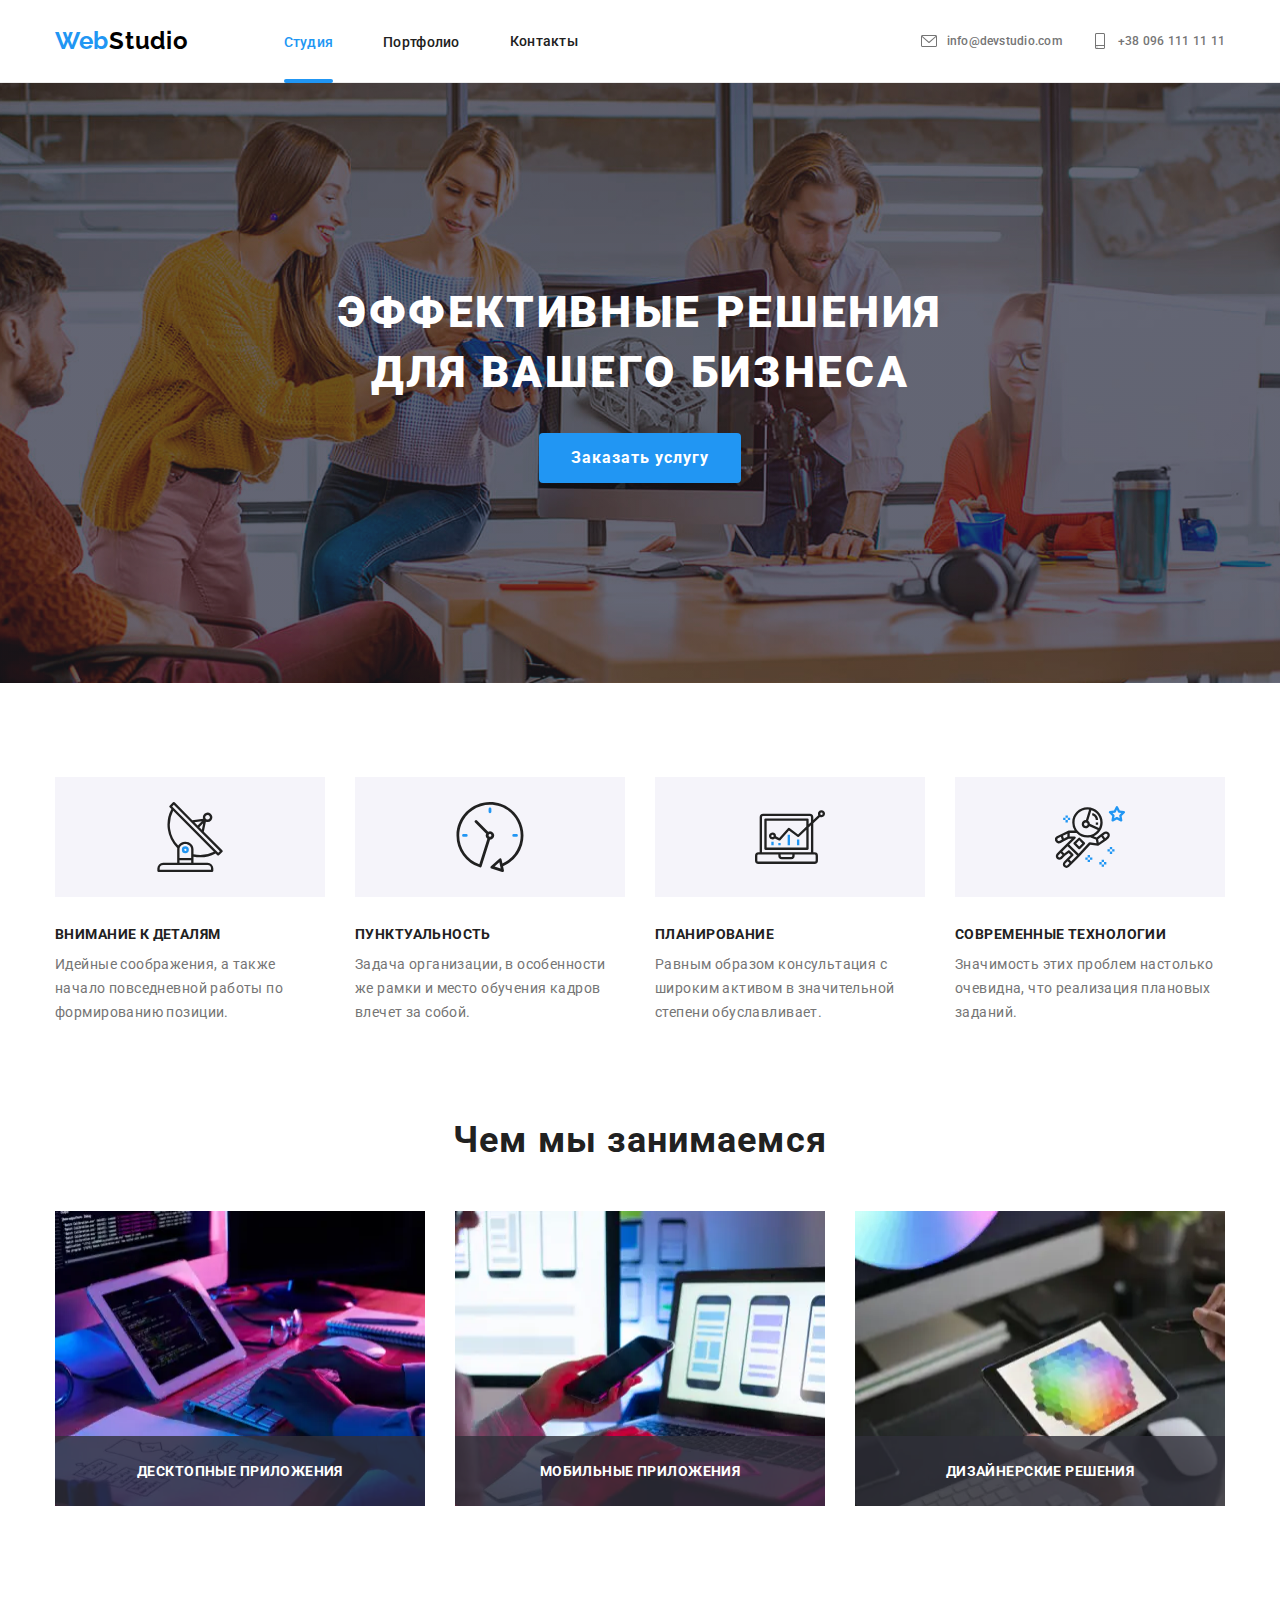
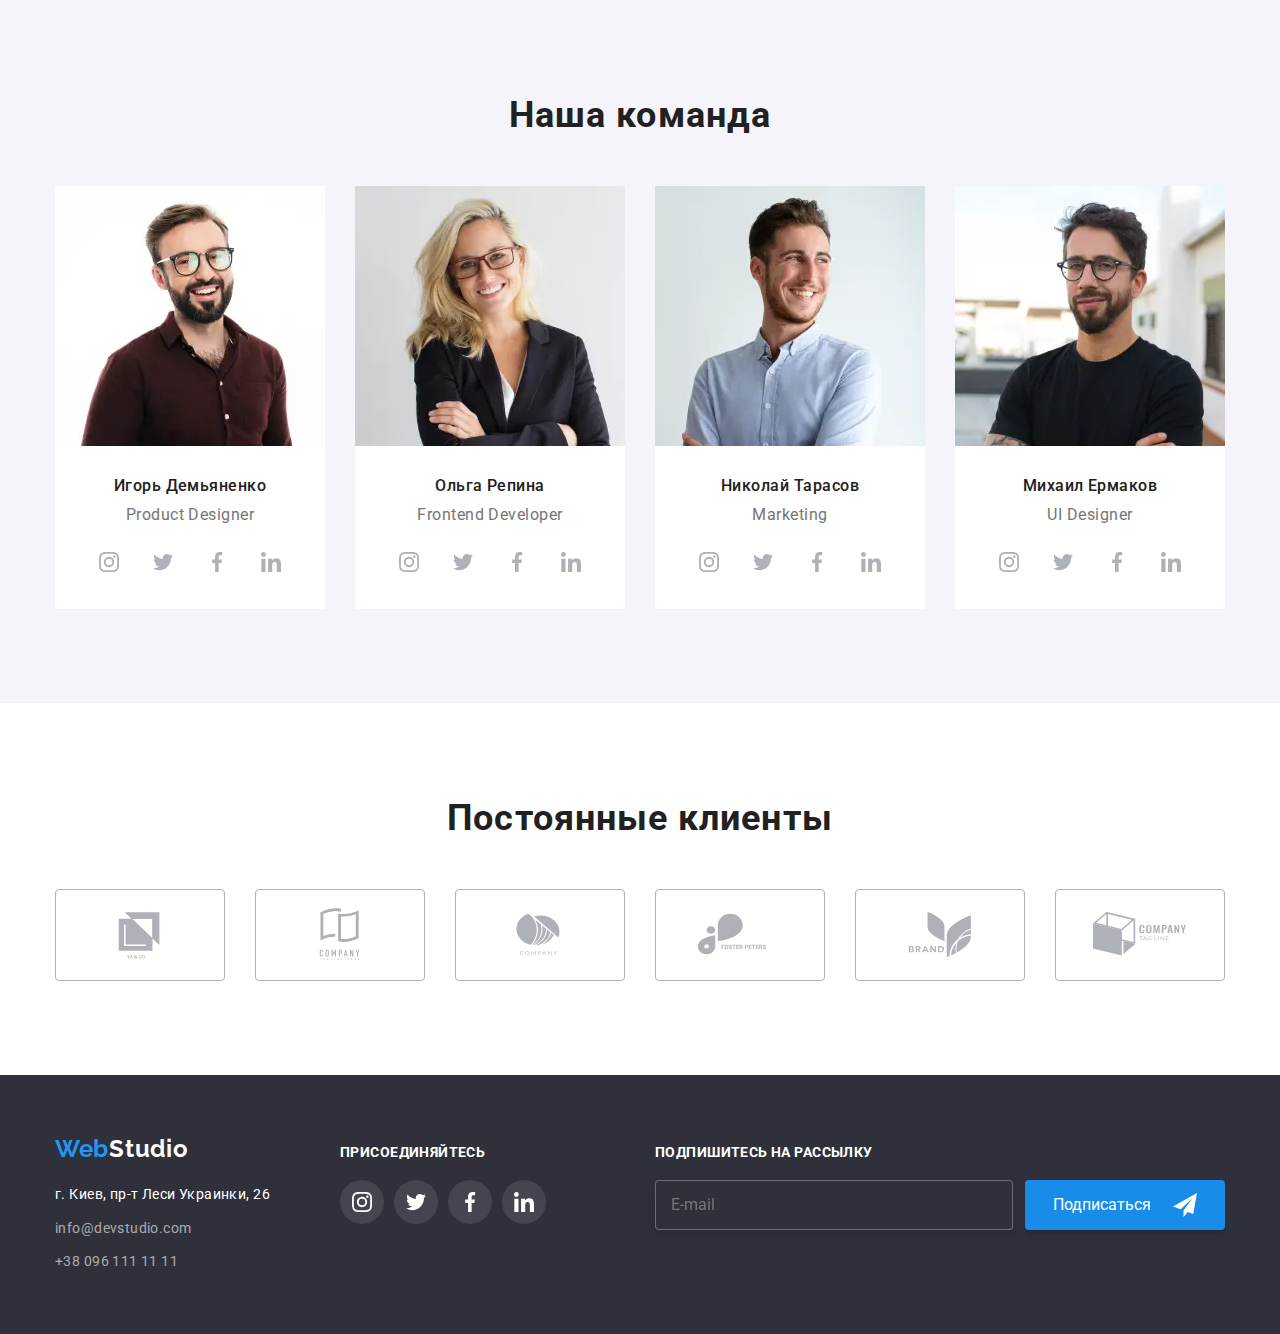
<file: index.html>
<!DOCTYPE html>
<html lang="ru">

<head>
    <meta charset="UTF-8">
    <meta http-equiv="X-UA-Compatible" content="IE=edge">
    <meta name="viewport" content="width=device-width, initial-scale=1.0">
    <title>Document</title>
    <link rel="preconnect" href="https://fonts.googleapis.com">
    <link rel="preconnect" href="https://fonts.gstatic.com" crossorigin>
    <link href="https://fonts.googleapis.com/css2?family=Raleway:wght@700&family=Roboto:wght@400;500;700;900&display=swap"
        rel="stylesheet">
    <link rel="stylesheet" href="https://cdnjs.cloudflare.com/ajax/libs/modern-normalize/1.1.0/modern-normalize.min.css">
    <link rel="stylesheet" href="./css/main.min.css">
</head>

<body>
    <!--Шапка или верхушка страницы HEADER-->
        <header class="page-header">
            <div class="container page-header__container">
                <nav class="navigation">
                    <a class="logo-link-nav" href="index.html" lang="en">Web<span class="logo-black">Studio</span></a>
                    <ul class="navigation__list">
                        <li class="navigation__list-item">
                            <a class="navigation__list-link current" href="index.html">Студия</a>
                        </li>
                        <li class="navigation__list-item">
                            <a class="navigation__list-link" href="portfolio.html">Портфолио</a>
                        </li>
                        <li class="navigation__list-item">
                            <a class="navigation__list-link" href="">Контакты</a>
                        </li>
                    </ul>
                </nav>
                <button type="button" class="mobile-menu-open-btn" data-menu-open>
                    <svg class="mobile-menu-open-btn__icon" width="40" height="40">
                        <use href="./images/sprite.svg#burger-icon"></use>
                    </svg>
                </button>
                <ul class="navigation-contacts">
                    <li class="navigation-contacts__item">
                        <a class="navigation-contacts__mail" href="mailto:info@devstudio.com" lang="en">
                            <svg class="envelope-icon" width="16">
                                <use href="./images/sprite.svg#icon-envelope"></use>
                            </svg>info@devstudio.com
                        </a>
                    </li>
                    <li class="navigation-contacts__item">
                        <a class="navigation-contacts__phone" href="tel:+380961111111">
                            <svg class="mobile-icon" width="16">
                                <use href="./images/sprite.svg#icon-smartphone"></use>
                            </svg>+38 096 111 11 11
                        </a>
                    </li>
                </ul>
            </div>
            <div class="mobile-menu" data-menu>
                <div class="container mobile-menu__container">
                    <button type="button" class="mobile-menu__close-btn" data-menu-close>
                        <svg class="mobile-menu__close-icon" width="40" height="40">
                            <use href="./images/sprite.svg#mob-close-icon"></use>
                        </svg>
                    </button>
                    <ul class="mobile-menu__list">
                        <li class="mobile-menu__item">
                            <a class="mobile-menu__link current" href="index.html">Студия</a></li>
                        <li class="mobile-menu__item">
                            <a class="mobile-menu__link" href="portfolio.html">Портфолио</a></li>
                        <li class="mobile-menu__item">
                            <a class="mobile-menu__link" href="">Контакты</a></li>
                    </ul>
                    <div class="mobile-menu__wrapper">
                        <ul class="mobile-menu__contacts">
                            <li class="mobile-menu__phone">
                                <a href="tel:+380961111111" class="mob-men-tel">+38 096 111 11 11</a>
                            </li>
                            <li class="mobile-menu__mail">
                                <a href="mailto:info@devstudio.com" class="mob-men-mail">info@devstudio.com</a>
                            </li>
                        </ul>
                        <ul class="mobile-menu__social-list">
                            <li class="mobile-menu__social-item">
                                <a href="" class="mobile-menu__social-link">Instagram</a>
                            </li>
                            <li class="mobile-menu__social-item">
                                <a href="" class="mobile-menu__social-link mobile-menu__social-link-stick">Twitter</a>
                            </li>
                            <li class="mobile-menu__social-item">
                                <a href="" class="mobile-menu__social-link mobile-menu__social-link-stick">Facebook</a>
                            </li>
                            <li class="mobile-menu__social-item">
                                <a href="" class="mobile-menu__social-link mobile-menu__social-link-stick">LinkedIn</a>
                            </li>
                        </ul>
                    </div>                    
                </div>
            </div>
        </header>
    <!--Главная часть или MAIN-->
    <main>
        <!--HERO-->
        <section class="hero">
            <div class="container hero__container">
                <h1 class="hero__title">ЭФФЕКТИВНЫЕ РЕШЕНИЯ<br> ДЛЯ ВАШЕГО БИЗНЕСА</h1>
                <button class="hero-btn" type="button" data-modal-open>Заказать услугу</button>
            </div>
        </section>

        <!--Наши достоинства-->
        <section class="section our-advantages">
            <div class="container our-advantages__container">
                <h2 class="our-advantages__main-title visually-hidden" >Наши достоинства</h2>
                <ul class="our-advantages__list">
                    <li class="our-advantages__item">
                        <div class="our-advantages__item-area">
                            <svg width="70" height="70">
                                <use href="./images/sprite.svg#icon-antenna"></use>
                            </svg>
                        </div>
                        <h3 class="our-advantages__title">Внимание к деталям</h3>
                        <p class="our-advantages__text">Идейные соображения, а также начало повседневной работы по формированию позиции.</p>
                    </li>
                    <li class="our-advantages__item">
                        <div class="our-advantages__item-area">
                            <svg width="70" height="70">
                                <use href="./images/sprite.svg#icon-clock"></use>
                            </svg>
                        </div>
                        <h3 class="our-advantages__title">Пунктуальность</h3>
                        <p class="our-advantages__text">Задача организации, в особенности же рамки и место обучения кадров влечет за собой.</p>
                    </li>
                    <li class="our-advantages__item">
                        <div class="our-advantages__item-area">
                            <svg width="70" height="70">
                                <use href="./images/sprite.svg#icon-laptop"></use>
                            </svg>
                        </div>
                        <h3 class="our-advantages__title">Планирование</h3>
                        <p class="our-advantages__text">Равным образом консультация с широким активом в значительной степени обуславливает.</p>
                    </li>
                    <li class="our-advantages__item">
                        <div class="our-advantages__item-area">
                            <svg width="70" height="70">
                                <use href="./images/sprite.svg#icon-astronaut"></use>
                            </svg>
                        </div>
                        <h3 class="our-advantages__title">Современные технологии</h3>
                        <p class="our-advantages__text">Значимость этих проблем настолько очевидна, что реализация плановых заданий.</p>
                    </li>
                </ul>                
            </div>

        </section>

        <!--Чем мы занимаемся-->
        <section class="section our-occupation">
            <div class="container our-occupation__container">
                <h2 class="our-occupation__main-title">Чем мы занимаемся</h2>
                <ul class="our-occupation__list">
                    <li class="our-occupation__item">
                        <div class="our-occupation__thumb">
                            <picture>                                
                                <source srcset="./images/work/desktop-apps.webp 1x, ./images/work/desktop-apps@2x.webp 2x"
                                    type="image/webp" media="(min-width: 1200px)" />
                                <source srcset="./images/work/desktop-apps.jpg 1x, ./images/work/desktop-apps@2x.jpg 2x"
                                    type="image/jpeg" media="(min-width: 1200px)" />
                                <img src="./images/work/desktop-apps.jpg" alt="работа за компьютером" class="our-occupation__img" />
                            </picture>
                            <p class="our-occupation__label">Десктопные приложения</p>
                        </div>
                    </li>
                    <li class="our-occupation__item">
                        <div class="our-occupation__thumb">
                            <picture>
                                <source srcset="./images/work/mobile-apps.webp 1x, ./images/work/mobile-apps@2x.webp 2x" type="image/webp"
                                    media="(min-width: 1200px)" />
                                <source srcset="./images/work/mobile-apps.jpg 1x, ./images/work/mobile-apps@2x.jpg 2x" type="image/jpeg"
                                    media="(min-width: 1200px)" />
                                <img src="./images/work/mobile-apps.jpg" alt="разработка приложений" class="our-occupation__img" />
                            </picture>
                            <p class="our-occupation__label">Мобильные приложения</p>
                        </div>
                    </li>
                    <li class="our-occupation__item">
                        <div class="our-occupation__thumb">
                            <picture>
                                <source srcset="./images/work/design-solutions.webp 1x, ./images/work/design-solutions@2x.webp 2x" type="image/webp"
                                    media="(min-width: 1200px)" />
                                <source srcset="./images/work/design-solutions.jpg 1x, ./images/work/design-solutions@2x.jpg 2x" type="image/jpeg"
                                    media="(min-width: 1200px)" />
                                <img src="./images/work/design-solutions.jpg" alt="работа палитрой цветов" class="our-occupation__img" />
                            </picture>
                            <p class="our-occupation__label">Дизайнерские решения</p>
                        </div>
                    </li>
                </ul>
               
            </div>
        </section>

        <!--Наша команда-->
        <section class="section our-team">
            <div class="container our-team__container">
                <h2 class="our-team__main-title">Наша команда</h2>
                <ul class="our-team__list">
                    <li class="our-team__item">
                        <picture>
                            <source srcset="./images/team/demian-desktop.webp 1x, ./images/team/demian-desktop@2x.webp 2x" type="image/webp" media="(min-width: 1200px)"/>
                            <source srcset="./images/team/demian-desktop.jpg 1x, ./images/team/demian-desktop@2x.jpg 2x" type="image/jpeg" media="(min-width: 1200px)"/>
                            <source srcset="./images/team/demian-tablet.webp 1x, ./images/team/demian-tablet@2x.webp 2x" type="image/webp" media="(min-width: 768px)"/>
                            <source srcset="./images/team/demian-tablet.jpg 1x, ./images/team/demian-tablet@2x.jpg 2x" type="image/jpeg" media="(min-width: 768px)"/>
                            <source srcset="./images/team/demian-mobile.webp 1x, ./images/team/demian-mobile@2x.webp 2x" type="image/webp" media="(max-width: 767px)"/>
                            <source srcset="./images/team/demian-mobile.jpg 1x, ./images/team/demian-mobile@2x.jpg 2x" type="image/jpeg" media="(max-width: 767px)"/>                            
                            <img src="./images/team/demian-mobile.jpg" alt="Игорь" class="our-team__img"/>
                        </picture>
                        <!-- <img class="our-team__img" src="./images/team/demian-mobile.jpg" alt="Игорь"> -->
                        <div class="our-team__text-block">
                            <h3 class="our-team__text-block-title">Игорь Демьяненко</h3>
                            <p class="our-team__text-block-text" lang="en">Product Designer</p> 
                            <ul class="social-icons-list">
                                <li class="social-icons-list__item">
                                    <a class="social-icons-list__link" href="">
                                        <svg class="soc-med-icon" width="20" height="20">
                                            <use href="./images/sprite.svg#icon-instagram"></use>
                                        </svg>
                                    </a>
                                </li>
                                <li class="social-icons-list__item">
                                    <a class="social-icons-list__link" href="">
                                        <svg class="soc-med-icon" width="20" height="20">
                                            <use href="./images/sprite.svg#icon-twitter"></use>
                                        </svg>
                                    </a>
                                </li>
                                <li class="social-icons-list__item">
                                    <a class="social-icons-list__link" href="">
                                        <svg class="soc-med-icon" width="20" height="20">
                                            <use href="./images/sprite.svg#icon-facebook"></use>
                                        </svg>
                                    </a>
                                </li>
                                <li class="social-icons-list__item">
                                    <a class="social-icons-list__link" href="">
                                        <svg class="soc-med-icon" width="20" height="20">
                                            <use href="./images/sprite.svg#icon-linkedin"></use>
                                        </svg>
                                    </a>
                                </li>
                            </ul>
                        </div>                        
                    </li>
                    <li class="our-team__item">
                        <picture>
                            <source srcset="./images/team/repina-desktop.webp 1x, ./images/team/repina-desktop@2x.webp 2x" type="image/webp"
                                media="(min-width: 1200px)" />
                            <source srcset="./images/team/repina-desktop.jpg 1x, ./images/team/repina-desktop@2x.jpg 2x" type="image/jpeg"
                                media="(min-width: 1200px)" />
                            <source srcset="./images/team/repina-tablet.webp 1x, ./images/team/repina-tablet@2x.webp 2x" type="image/webp"
                                media="(min-width: 768px)" />
                            <source srcset="./images/team/repina-tablet.jpg 1x, ./images/team/repina-tablet@2x.jpg 2x" type="image/jpeg"
                                media="(min-width: 768px)" />
                            <source srcset="./images/team/repina-mobile.webp 1x, ./images/team/repina-mobile@2x.webp 2x" type="image/webp"
                                media="(max-width: 767px)" />
                            <source srcset="./images/team/repina-mobile.jpg 1x, ./images/team/repina-mobile@2x.jpg 2x" type="image/jpeg"
                                media="(max-width: 767px)" />                            
                            <img src="./images/team/repina-mobile.jpg" alt="Ольга" class="our-team__img" />
                        </picture>
                        <!-- <img class="img-main" src="./images/team/repina-mobile.jpg" alt="Ольга"> -->
                        <div class="our-team__text-block">
                            <h3 class="our-team__text-block-title">Ольга Репина</h3>
                            <p class="our-team__text-block-text" lang="en">Frontend Developer</p>
                            <ul class="social-icons-list">
                                <li class="social-icons-list__item">
                                    <a class="social-icons-list__link" href="">
                                        <svg class="soc-med-icon" width="20" height="20">
                                            <use href="./images/sprite.svg#icon-instagram"></use>
                                        </svg>
                                    </a>
                                </li>
                                <li class="social-icons-list__item">
                                    <a class="social-icons-list__link" href="">
                                        <svg class="soc-med-icon" width="20" height="20">
                                            <use href="./images/sprite.svg#icon-twitter"></use>
                                        </svg>
                                    </a>
                                </li>
                                <li class="social-icons-list__item">
                                    <a class="social-icons-list__link" href="">
                                        <svg class="soc-med-icon" width="20" height="20">
                                            <use href="./images/sprite.svg#icon-facebook"></use>
                                        </svg>
                                    </a>
                                </li>
                                <li class="social-icons-list__item">
                                    <a class="social-icons-list__link" href="">
                                        <svg class="soc-med-icon" width="20" height="20">
                                            <use href="./images/sprite.svg#icon-linkedin"></use>
                                        </svg>
                                    </a>
                                </li>
                            </ul>
                        </div>
                    </li>
                    <li class="our-team__item">
                        <picture>
                            <source srcset="./images/team/tarasov-desktop.webp 1x, ./images/team/tarasov-desktop@2x.webp 2x" type="image/webp"
                                media="(min-width: 1200px)" />
                            <source srcset="./images/team/tarasov-desktop.jpg 1x, ./images/team/tarasov-desktop@2x.jpg 2x" type="image/jpeg"
                                media="(min-width: 1200px)" />
                            <source srcset="./images/team/tarasov-tablet.webp 1x, ./images/team/tarasov-tablet@2x.webp 2x" type="image/webp"
                                media="(min-width: 768px)" />
                            <source srcset="./images/team/tarasov-tablet.jpg 1x, ./images/team/tarasov-tablet@2x.jpg 2x" type="image/jpeg"
                                media="(min-width: 768px)" />
                            <source srcset="./images/team/tarasov-mobile.webp 1x, ./images/team/tarasov-mobile@2x.webp 2x" type="image/webp"
                                media="(max-width: 767px)" />
                            <source srcset="./images/team/tarasov-mobile.jpg 1x, ./images/team/tarasov-mobile@2x.jpg 2x" type="image/jpeg"
                                media="(max-width: 767px)" />                            
                            <img src="./images/team/tarasov-mobile.jpg" alt="Николай" class="our-team__img" />
                        </picture>
                        <!-- <img class="img-main" src="./images/team/tarasov-mobile.jpg" alt="Николай"> -->
                        <div class="our-team__text-block">
                            <h3 class="our-team__text-block-title">Николай Тарасов</h3>
                            <p class="our-team__text-block-text" lang="en">Marketing</p>
                            <ul class="social-icons-list">
                                <li class="social-icons-list__item">
                                    <a class="social-icons-list__link" href="">
                                        <svg class="soc-med-icon" width="20" height="20">
                                            <use href="./images/sprite.svg#icon-instagram"></use>
                                        </svg>
                                    </a>
                                </li>
                                <li class="social-icons-list__item">
                                    <a class="social-icons-list__link" href="">
                                        <svg class="soc-med-icon" width="20" height="20">
                                            <use href="./images/sprite.svg#icon-twitter"></use>
                                        </svg>
                                    </a>
                                </li>
                                <li class="social-icons-list__item">
                                    <a class="social-icons-list__link" href="">
                                        <svg class="soc-med-icon" width="20" height="20">
                                            <use href="./images/sprite.svg#icon-facebook"></use>
                                        </svg>
                                    </a>
                                </li>
                                <li class="social-icons-list__item">
                                    <a class="social-icons-list__link" href="">
                                        <svg class="soc-med-icon" width="20" height="20">
                                            <use href="./images/sprite.svg#icon-linkedin"></use>
                                        </svg>
                                    </a>
                                </li>
                            </ul>
                        </div>
                    </li>
                    <li class="our-team__item">
                        <picture>
                            <source srcset="./images/team/ermakov-desktop.webp 1x, ./images/team/ermakov-desktop@2x.webp 2x" type="image/webp"
                                media="(min-width: 1200px)" />
                            <source srcset="./images/team/ermakov-desktop.jpg 1x, ./images/team/ermakov-desktop@2x.jpg 2x" type="image/jpeg"
                                media="(min-width: 1200px)" />
                            <source srcset="./images/team/ermakov-tablet.webp 1x, ./images/team/ermakov-tablet@2x.webp 2x" type="image/webp"
                                media="(min-width: 768px)" />
                            <source srcset="./images/team/ermakov-tablet.jpg 1x, ./images/team/ermakov-tablet@2x.jpg 2x" type="image/jpeg"
                                media="(min-width: 768px)" />
                            <source srcset="./images/team/ermakov-mobile.webp 1x, ./images/team/ermakov-mobile@2x.webp 2x" type="image/webp"
                                media="(max-width: 767px)" />
                            <source srcset="./images/team/ermakov-mobile.jpg 1x, ./images/team/ermakov-mobile@2x.jpg 2x" type="image/jpeg"
                                media="(max-width: 767px)" />                            
                            <img src="./images/team/ermakov-mobile.jpg" alt="Михаил" class="our-team__img" />
                        </picture>
                        <!-- <img class="img-main" src="./images/team/ermakov-mobile.jpg" alt="Михаил"> -->
                        <div class="our-team__text-block">
                            <h3 class="our-team__text-block-title">Михаил Ермаков</h3>
                            <p class="our-team__text-block-text" lang="en">UI Designer</p>
                            <ul class="social-icons-list">
                                <li class="social-icons-list__item">
                                    <a class="social-icons-list__link" href="">
                                        <svg class="soc-med-icon" width="20" height="20">
                                            <use href="./images/sprite.svg#icon-instagram"></use>
                                        </svg>
                                    </a>
                                </li>
                                <li class="social-icons-list__item">
                                    <a class="social-icons-list__link" href="">
                                        <svg class="soc-med-icon" width="20" height="20">
                                            <use href="./images/sprite.svg#icon-twitter"></use>
                                        </svg>
                                    </a>
                                </li>
                                <li class="social-icons-list__item">
                                    <a class="social-icons-list__link" href="">
                                        <svg class="soc-med-icon" width="20" height="20">
                                            <use href="./images/sprite.svg#icon-facebook"></use>
                                        </svg>
                                    </a>
                                </li>
                                <li class="social-icons-list__item">
                                    <a class="social-icons-list__link" href="">
                                        <svg class="soc-med-icon" width="20" height="20">
                                            <use href="./images/sprite.svg#icon-linkedin"></use>
                                        </svg>
                                    </a>
                                </li>
                            </ul>
                        </div>
                    </li>
                </ul>

            </div>
        </section>
        <!--Наши клиенты-->
        <section class="section our-clients">
            <div class="container our-clients__container">
                <h2 class="our-clients-title">Постоянные клиенты</h2>
                <ul class="our-clients-list">
                    <li class="our-clients-list__item">
                        <a class="our-clients-list__link" href="">
                            <svg class="our-clients-list__icon">
                                <use href="./images/sprite.svg#icon-Logo"></use>
                            </svg>
                        </a>
                    </li>
                    <li class="our-clients-list__item">
                        <a class="our-clients-list__link" href="">
                            <svg class="our-clients-list__icon">
                                <use href="./images/sprite.svg#icon-Logo-2"></use>
                            </svg>  
                        </a>                        
                    </li>
                    <li class="our-clients-list__item">
                        <a class="our-clients-list__link" href="">
                            <svg class="our-clients-list__icon">
                                <use href="./images/sprite.svg#icon-Logo-3"></use>
                            </svg>
                        </a>
                    </li>
                    <li class="our-clients-list__item">
                        <a class="our-clients-list__link" href="">
                            <svg class="our-clients-list__icon">
                                <use href="./images/sprite.svg#icon-Logo-4"></use>
                            </svg>
                        </a>
                    </li>
                    <li class="our-clients-list__item">
                        <a class="our-clients-list__link" href="">
                            <svg class="our-clients-list__icon">
                                <use href="./images/sprite.svg#icon-Logo-5"></use>
                            </svg>
                        </a>
                    </li>
                    <li class="our-clients-list__item">
                        <a class="our-clients-list__link" href="">
                            <svg class="our-clients-list__icon">
                                <use href="./images/sprite.svg#icon-Logo-6"></use>
                            </svg>
                        </a>
                    </li>
                </ul>

            </div>

        </section>
    </main>

    <!--Подвал или нижняя часть страницы FOOTER-->
        <footer class="bottom">
            <div class="container down">
                <div class="bottom-sides-wrapper">
                    <div class="bottom-left-side">
                        <a class="logo-link-nav logo-bottom" href="index.html" lang="en">Web<span class="logo-white">Studio</span></a>
                        <address class="address">
                            <ul class="address-list">
                                <li class="address-list__item">
                                    <a class="address-list__address-link" href="https://goo.gl/maps/ypJD4WPyiguAMuLH8" target="_blank"
                                        rel="noopener noreferrer">г. Киев, пр-т Леси
                                        Украинки, 26</a>
                                </li>
                                <li class="address-list__item">
                                    <a class="address-list__mail" href="mailto:info@devstudio.com" lang="en">info@devstudio.com</a>
                                </li>
                                <li class="address-list__item">
                                    <a class="address-list__phone" href="tel:+380961111111">+38 096 111 11 11</a>
                                </li>
                            </ul>
                        </address>
                    </div>
                    <div class="bottom-right-side">
                        <div class="soc-icons-section">
                            <h3 class="soc-icons-section__title">ПРИСОЕДИНЯЙТЕСЬ</h3>
                            <ul class="soc-icons-section__list">
                                <li class="soc-icons-section__icons">
                                    <a class="soc-icons-section__link" href="">
                                        <svg class="soc-med-icon-bottom" width="20" height="20">
                                            <use href="./images/sprite.svg#icon-instagram"></use>
                                        </svg>
                                    </a>
                                </li>
                                <li class="soc-icons-section__icons">
                                    <a class="soc-icons-section__link" href="">
                                        <svg class="soc-med-icon-bottom" width="20" height="20">
                                            <use href="./images/sprite.svg#icon-twitter"></use>
                                        </svg>
                                    </a>
                                </li>
                                <li class="soc-icons-section__icons">
                                    <a class="soc-icons-section__link" href="">
                                        <svg class="soc-med-icon-bottom" width="20" height="20">
                                            <use href="./images/sprite.svg#icon-facebook"></use>
                                        </svg>
                                    </a>
                                </li>
                                <li class="soc-icons-section__icons">
                                    <a class="soc-icons-section__link" href="">
                                        <svg class="soc-med-icon-bottom" width="20" height="20">
                                            <use href="./images/sprite.svg#icon-linkedin"></use>
                                        </svg>
                                    </a>
                                </li>
                            </ul>
                        </div>
                    </div>
                </div>
                <div class="subscription-section">
                    <form class="subscription-section-form">
                        <label class="subscription-section-form__title" for="subscription-mail">Подпишитесь на рассылку</label>
                        <span class="email-wrapper">
                            <input class="subscription-section-form__input" type="email" name="subscription-mail" id="subscription-mail" placeholder="E-mail">
                            <button class="subscription-section-form__btn modal__submit-btn" type="submit">Подписаться
                                <svg class="icon-in-btn" width="24" height="24">
                                    <use href="./images/sprite.svg#icon-icon-send"></use>
                                </svg>
                            </button>
                        </span>                        
                    </form>
                </div>
                
            </div>
        </footer>
        
    <!--- Модальное окно -->
        <div class="backdrop is-hidden" data-modal>
            <div class="modal">
                <button type="button" class="modal__close-btn" data-modal-close>
                    <svg class="modal__close-btn-icon" width="18" height="18">
                        <use href="./images/sprite.svg#icon-close-icon"></use>
                    </svg>
                </button>
                <form class="contact-form">
                    <span class="contact-form__title">Оставьте свои данные, мы вам перезвоним</span>
                    <label class="contact-form__field" for="user-name">
                        <span class="contact-form__field-title">Имя</span>
                        <span class="contact-form__input-wrapper">
                            <input class="contact-form__input" type="text" name="username" id="user-name" autofocus required pattern="[a-zA-Z]*"/>
                            <svg class="contact-form__icon">
                                <use href="./images/sprite.svg#icon-person-black"></use>
                            </svg>
                        </span>                        
                    </label>
                    <label class="contact-form__field" for="phone_number">
                        <span class="contact-form__field-title">Телефон</span>
                        <span class="contact-form__input-wrapper">
                            <input class="contact-form__input" type="tel" name="phone_number" id="phone_number" required pattern="[0-9]{3}-[0-9]{3}-[0-9]{2}-[0-9]{2}" title="xxx-xxx-xx-xx"/>
                            <svg class="contact-form__icon">
                                <use href="./images/sprite.svg#icon-phone-black"></use>
                            </svg>
                        </span>
                    </label>
                    <label class="contact-form__field" for="email">
                        <span class="contact-form__field-title">Почта</span>
                        <span class="contact-form__input-wrapper">
                            <input class="contact-form__input" type="email" name="email" id="email" required/>
                            <svg class="contact-form__icon">
                                <use href="./images/sprite.svg#icon-email-black"></use>
                            </svg>
                        </span>                        
                    </label>
                    <label class="contact-form__field" for="comments">
                        <span class="contact-form__field-title">Комментарий</span>
                        <textarea class="textarea" name="comments" id="comments" rows="7" placeholder="Введите текст"></textarea>
                    </label>
               
                    <label class="modal__checkbox" for="checkbox-policy">
                        <input class="modal__checkbox-input visually-hidden" type="checkbox" name="user-policy" value="" id="checkbox-policy"/>
                        <span class="modal__checkbox-agreement-line">
                            <svg class="modal__checkbox-icon">
                                <use href="./images/sprite.svg#icon-white-mark"></use>
                            </svg>                        
                        </span>
                        Соглашаюсь с рассылкой и принимаю&nbsp;<a class="agreement-conditions" href="">Условия договора</a>
                    </label>  
                                 
                    <button class="modal__submit-btn" type="submit">Отправить</button>
                </form>
            </div>
        </div>
        <script src="./js/mobile-menu.js"></script>
        <script src="./js/modal.js"></script>
</body>

</html>
</file>
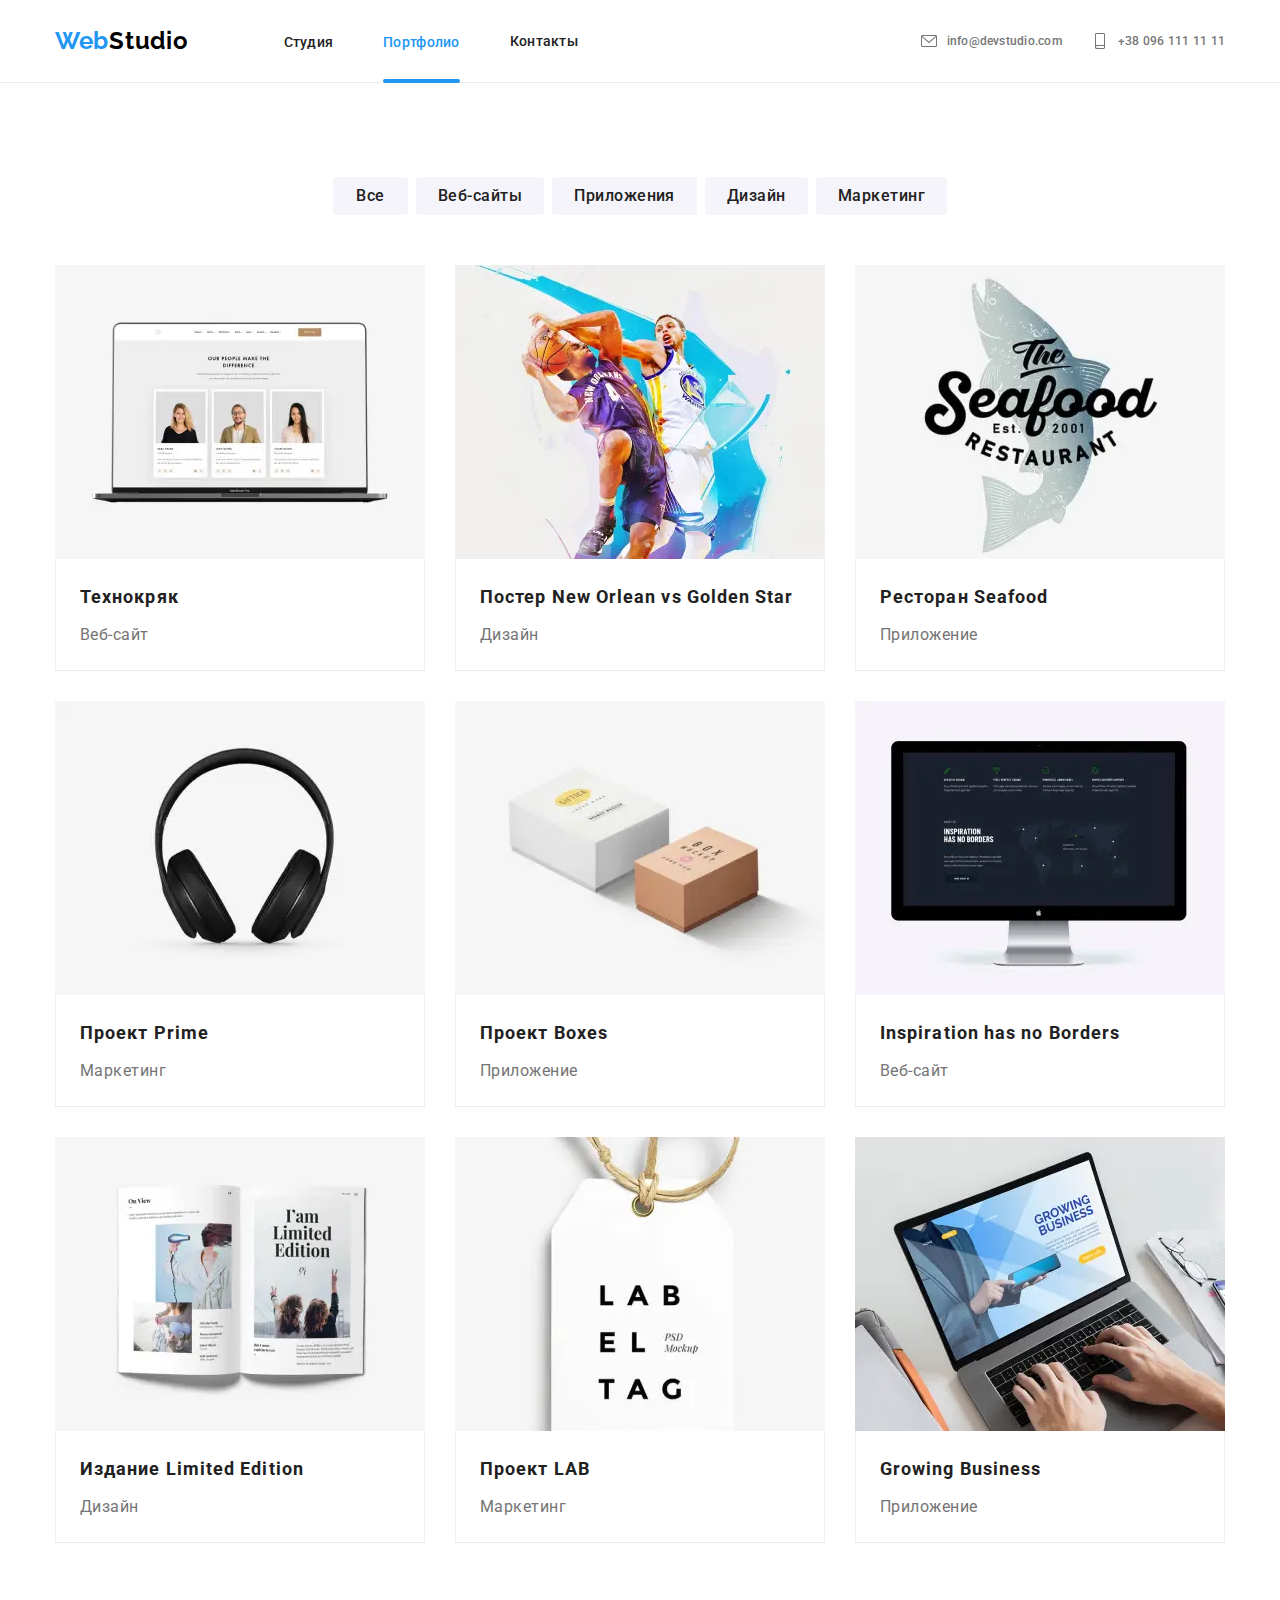
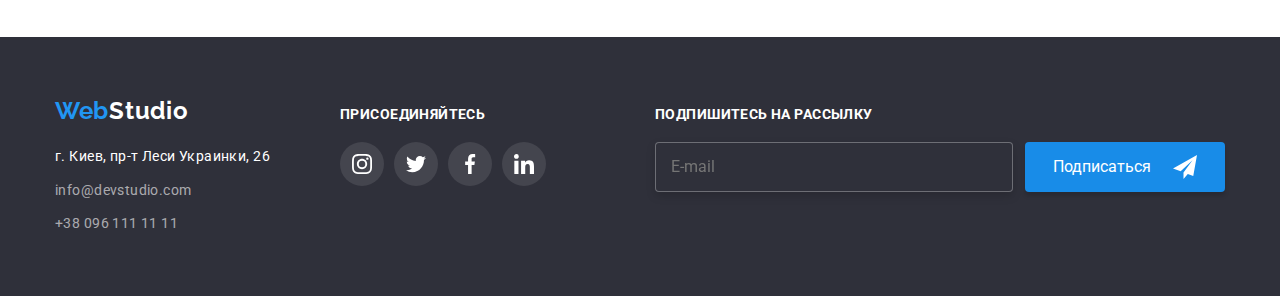
<file: portfolio.html>
<!DOCTYPE html>
<html lang="ru">
    <head>
        <meta charset="UTF-8">
        <meta http-equiv="X-UA-Compatible" content="IE=edge">
        <meta name="viewport" content="width=device-width, initial-scale=1.0">
        <title>Document</title>
        <link rel="preconnect" href="https://fonts.googleapis.com">
        <link rel="preconnect" href="https://fonts.gstatic.com" crossorigin>
        <link href="https://fonts.googleapis.com/css2?family=Raleway:wght@700&family=Roboto:wght@400;500;700;900&display=swap"
            rel="stylesheet">
        <link rel="stylesheet" href="https://cdnjs.cloudflare.com/ajax/libs/modern-normalize/1.1.0/modern-normalize.min.css">
        <link rel="stylesheet" href="./css/main.min.css">
    </head>
    <body>
        <!--Шапка или верхушка страницы HEADER-->
        <header class="page-header">
            <div class="container page-header__container">
                <nav class="navigation">
                    <a class="logo-link-nav" href="index.html" lang="en">Web<span class="logo-black">Studio</span></a>
                    <ul class="navigation__list">
                        <li class="navigation__list-item">
                            <a class="navigation__list-link" href="index.html">Студия</a>
                        </li>
                        <li class="navigation__list-item">
                            <a class="navigation__list-link current" href="portfolio.html">Портфолио</a>
                        </li>
                        <li class="navigation__list-item">
                            <a class="navigation__list-link" href="">Контакты</a>
                        </li>
                    </ul>
                </nav>
                <button type="button" class="mobile-menu-open-btn" data-menu-open>
                    <svg class="mobile-menu-open-btn__icon" width="40" height="40">
                        <use href="./images/sprite.svg#burger-icon"></use>
                    </svg>
                </button>
                <ul class="navigation-contacts">
                    <li class="navigation-contacts__item">
                        <a class="navigation-contacts__mail" href="mailto:info@devstudio.com" lang="en">
                            <svg class="envelope-icon" width="16">
                                <use href="./images/sprite.svg#icon-envelope"></use>
                            </svg>info@devstudio.com
                        </a>
                    </li>
                    <li class="navigation-contacts__item">
                        <a class="navigation-contacts__phone" href="tel:+380961111111">
                            <svg class="mobile-icon" width="16">
                                <use href="./images/sprite.svg#icon-smartphone"></use>
                            </svg>+38 096 111 11 11
                        </a>
                    </li>
                </ul>
            </div>
            <div class="mobile-menu" data-menu>
                <div class="container mobile-menu__container">
                    <button type="button" class="mobile-menu__close-btn" data-menu-close>
                        <svg class="mobile-menu__close-icon" width="40" height="40">
                            <use href="./images/sprite.svg#mob-close-icon"></use>
                        </svg>
                    </button>
                    <ul class="mobile-menu__list">
                        <li class="mobile-menu__item">
                            <a class="mobile-menu__link" href="index.html">Студия</a>
                        </li>
                        <li class="mobile-menu__item">
                            <a class="mobile-menu__link current" href="portfolio.html">Портфолио</a>
                        </li>
                        <li class="mobile-menu__item">
                            <a class="mobile-menu__link" href="">Контакты</a>
                        </li>
                    </ul>
                    <div class="mobile-menu__wrapper">
                        <ul class="mobile-menu__contacts">
                            <li class="mobile-menu__phone">
                                <a href="tel:+380961111111" class="mob-men-tel">+38 096 111 11 11</a>
                            </li>
                            <li class="mobile-menu__mail">
                                <a href="mailto:info@devstudio.com" class="mob-men-mail">info@devstudio.com</a>
                            </li>
                        </ul>
                        <ul class="mobile-menu__social-list">
                            <li class="mobile-menu__social-item">
                                <a href="" class="mobile-menu__social-link">Instagram</a>
                            </li>
                            <li class="mobile-menu__social-item">
                                <a href="" class="mobile-menu__social-link mobile-menu__social-link-stick">Twitter</a>
                            </li>
                            <li class="mobile-menu__social-item">
                                <a href="" class="mobile-menu__social-link mobile-menu__social-link-stick">Facebook</a>
                            </li>
                            <li class="mobile-menu__social-item">
                                <a href="" class="mobile-menu__social-link mobile-menu__social-link-stick">LinkedIn</a>
                            </li>
                        </ul>
                    </div>

                </div>
            </div>
        </header>
        <!--Главная часть или MAIN-->
        <main>
            <section class="section portfolio">
                <div class="container portfolio__container">
                    <!--Фильтр в главном разделе-->               
                    <h1 class="visually-hidden">Группировка образцов по тематике</h1>
                    <ul class="filter-list">
                            <li class="filter-list__item">
                                <button class="filter-list__btn filter-list__first-btn" type="button">Все</button>
                            </li>
                            <li class="filter-list__item">
                                <button class="filter-list__btn" type="button">Веб-сайты</button>
                            </li>
                            <li class="filter-list__item">
                                <button class="filter-list__btn" type="button">Приложения</button>
                            </li>
                            <li class="filter-list__item">
                                <button class="filter-list__btn" type="button">Дизайн</button>
                            </li>
                            <li class="filter-list__item">
                                <button class="filter-list__btn" type="button">Маркетинг</button>
                            </li>
                    </ul> 
            
                    <!--Варианты портфолио-->
                    <ul class="examples-list">
                        <li class="examples-list__item">
                            <a class="examples-list__link" href="">
                                <div class="item-up-part">                                   
                                    <picture>
                                        <source srcset="./images/content/technokr-desktop.webp 1x, ./images/content/technokr-desktop@2x.webp 2x" type="image/webp" media="(min-width: 1200px)"/>
                                        <source srcset="./images/content/technokr-desktop.jpg 1x, ./images/content/technokr-desktop@2x.jpg 2x" type="image/jpeg" media="(min-width: 1200px)"/>
                                        <source srcset="./images/content/technokr-tablet.webp 1x, ./images/content/technokr-tablet@2x.webp 2x" type="image/webp" media="(min-width: 768px)"/>
                                        <source srcset="./images/content/technokr-tablet.jpg 1x, ./images/content/technokr-tablet@2x.jpg 2x" type="image/jpeg" media="(min-width: 768px)"/>                                        
                                        <source srcset="./images/content/technokr-mobile.webp 1x, ./images/content/technokr-mobile@2x.webp 2x" type="image/webp" media="(max-width: 767px)" />
                                        <source srcset="./images/content/technokr-mobile.jpg 1x, ./images/content/technokr-mobile@2x.jpg 2x" type="image/jpeg" media="(max-width: 767px)"/>                                        
                                        <img src="./images/content/technokr-mobile.jpg" alt="Ноутбук с веб-сайтом" class="examples-list-img"/>
                                    </picture>
                                    <!-- <img srcset="./images/content/technokr-mobile.jpg 1x, ./images/content/technokr-mobile@2x.jpg 2x" class="examples-list-img" src="./images/content/technokr-mobile.jpg" alt="Ноутбук с веб-сайтом">-->
                                    <p class="overlay">Ресурс предлагает комплексные предложения с разным уровнем функционала и сервисов. Все это позволит посетителю получить исчерпывающие сведения о компании или частном лице.</p>
                                </div>
                                <div class="item-down-part">
                                    <h2 class="examples-list__title">Технокряк</h2>
                                    <p class="examples-list__type">Веб-сайт</p>
                                </div>
                            </a>

                        </li>
                        <li class="examples-list__item">
                            <a class="examples-list__link" href="">
                                <div class="item-up-part">
                                    <picture>
                                        <source srcset="./images/content/poster-desktop.webp 1x, ./images/content/poster-desktop@2x.webp 2x" type="image/webp" media="(min-width: 1200px)" />
                                        <source srcset="./images/content/poster-desktop.jpg 1x, ./images/content/poster-desktop@2x.jpg 2x" type="image/jpeg" media="(min-width: 1200px)" />
                                        <source srcset="./images/content/poster-tablet.webp 1x, ./images/content/poster-tablet@2x.webp 2x" type="image/webp" media="(min-width: 768px)" />
                                        <source srcset="./images/content/poster-tablet.jpg 1x, ./images/content/poster-tablet@2x.jpg 2x" type="image/jpeg" media="(min-width: 768px)" />
                                        <source srcset="./images/content/poster-mobile.webp 1x, ./images/content/poster-mobile@2x.webp 2x" type="image/webp" media="(max-width: 767px)"/>
                                        <source srcset="./images/content/poster-mobile.jpg 1x, ./images/content/poster-mobile@2x.jpg 2x" type="image/jpeg" media="(max-width: 767px)"/>
                                        <img src="./images/content/poster-mobile.jpg" alt="Игра в баскетбол" class="examples-list-img" />
                                    </picture>
                                    <!-- <img class="examples-list-img" src="./images/content/poster-mobile.jpg" alt="Игра в баскетбол"> -->                                    
                                    <p class="overlay">Ресурс предлагает комплексные предложения с разным уровнем функционала и сервисов. Все это позволит посетителю получить исчерпывающие сведения о компании или частном лице.</p>
                                </div>
                                <div class="item-down-part">
                                    <h2 class="examples-list__title">Постер New Orlean vs Golden Star</h2>
                                    <p class="examples-list__type">Дизайн</p>
                                </div>
                            </a>
                        </li>
                        <li class="examples-list__item">
                            <a class="examples-list__link" href="">
                                <div class="item-up-part">
                                    <picture>
                                        <source srcset="./images/content/seafood-desktop.webp 1x, ./images/content/seafood-desktop@2x.webp 2x"
                                            type="image/webp" media="(min-width: 1200px)" />
                                        <source srcset="./images/content/seafood-desktop.jpg 1x, ./images/content/seafood-desktop@2x.jpg 2x" type="image/jpeg"
                                            media="(min-width: 1200px)" />
                                        <source srcset="./images/content/seafood-tablet.webp 1x, ./images/content/seafood-tablet@2x.webp 2x" type="image/webp"
                                            media="(min-width: 768px)" />
                                        <source srcset="./images/content/seafood-tablet.jpg 1x, ./images/content/seafood-tablet@2x.jpg 2x" type="image/jpeg"
                                            media="(min-width: 768px)" />
                                        <source srcset="./images/content/seafood-mobile.webp 1x, ./images/content/seafood-mobile@2x.webp 2x" type="image/webp"
                                            media="(max-width: 767px)" />
                                        <source srcset="./images/content/seafood-mobile.jpg 1x, ./images/content/seafood-mobile@2x.jpg 2x" type="image/jpeg"
                                            media="(max-width: 767px)" />                                        
                                        <img src="./images/content/seafood-mobile.jpg" alt="Логотип ресторана" class="examples-list-img" />
                                    </picture>
                                    <!-- <img class="examples-list-img" src="./images/content/seafood-mobile.jpg" alt="Логотип ресторана"> -->
                                    <p class="overlay">Ресурс предлагает комплексные предложения с разным уровнем функционала и сервисов. Все это позволит
                                        посетителю получить исчерпывающие сведения о компании или частном лице.</p>
                                </div>
                                <div class="item-down-part">
                                    <h2 class="examples-list__title">Ресторан Seafood</h2>
                                    <p class="examples-list__type">Приложение</p>
                                </div>
                            </a>
                        </li>
                        <li class="examples-list__item">
                            <a class="examples-list__link" href="">
                                <div class="item-up-part">
                                    <picture>
                                        <source srcset="./images/content/prime-desktop.webp 1x, ./images/content/prime-desktop@2x.webp 2x"
                                            type="image/webp" media="(min-width: 1200px)" />
                                        <source srcset="./images/content/prime-desktop.jpg 1x, ./images/content/prime-desktop@2x.jpg 2x"
                                            type="image/jpeg" media="(min-width: 1200px)" />
                                        <source srcset="./images/content/prime-tablet.webp 1x, ./images/content/prime-tablet@2x.webp 2x"
                                            type="image/webp" media="(min-width: 768px)" />
                                        <source srcset="./images/content/prime-tablet.jpg 1x, ./images/content/prime-tablet@2x.jpg 2x" type="image/jpeg"
                                            media="(min-width: 768px)" />
                                        <source srcset="./images/content/prime-mobile.webp 1x, ./images/content/prime-mobile@2x.webp 2x"
                                            type="image/webp" media="(max-width: 767px)" />
                                        <source srcset="./images/content/prime-mobile.jpg 1x, ./images/content/prime-mobile@2x.jpg 2x" type="image/jpeg"
                                            media="(max-width: 767px)" />                                        
                                        <img src="./images/content/prime-mobile.jpg" alt="Наушники" class="examples-list-img" />
                                    </picture>
                                    <!-- <img class="examples-list-img" src="./images/content/prime-mobile.jpg" alt="Наушники"> -->
                                    <p class="overlay">Ресурс предлагает комплексные предложения с разным уровнем функционала и сервисов. Все это позволит посетителю получить
                                        исчерпывающие сведения о компании или частном лице.</p>
                                </div>
                                <div class="item-down-part">
                                    <h2 class="examples-list__title">Проект Prime</h2>
                                    <p class="examples-list__type">Маркетинг</p>
                                </div>
                            </a>
                        </li>
                        <li class="examples-list__item">
                            <a class="examples-list__link" href="">
                                <div class="item-up-part">
                                    <picture>
                                        <source srcset="./images/content/boxes-desktop.webp 1x, ./images/content/boxes-desktop@2x.webp 2x" type="image/webp"
                                            media="(min-width: 1200px)" />
                                        <source srcset="./images/content/boxes-desktop.jpg 1x, ./images/content/boxes-desktop@2x.jpg 2x" type="image/jpeg"
                                            media="(min-width: 1200px)" />
                                        <source srcset="./images/content/boxes-tablet.webp 1x, ./images/content/boxes-tablet@2x.webp 2x" type="image/webp"
                                            media="(min-width: 768px)" />
                                        <source srcset="./images/content/boxes-tablet.jpg 1x, ./images/content/boxes-tablet@2x.jpg 2x" type="image/jpeg"
                                            media="(min-width: 768px)" />
                                        <source srcset="./images/content/boxes-mobile.webp 1x, ./images/content/boxes-mobile@2x.webp 2x" type="image/webp"
                                            media="(max-width: 767px)" />
                                        <source srcset="./images/content/boxes-mobile.jpg 1x, ./images/content/boxes-mobile@2x.jpg 2x" type="image/jpeg"
                                            media="(max-width: 767px)" />                                        
                                        <img src="./images/content/boxes-mobile.jpg" alt="Две картонные коробки" class="examples-list-img" />
                                    </picture>
                                    <!-- <img class="examples-list-img" src="./images/content/boxes-mobile.jpg" alt="Две картонные коробки"> -->
                                    <p class="overlay">Ресурс предлагает комплексные предложения с разным уровнем функционала и сервисов. Все это позволит посетителю получить
                                        исчерпывающие сведения о компании или частном лице.</p>
                                </div>
                                <div class="item-down-part">
                                    <h2 class="examples-list__title">Проект Boxes</h2>
                                    <p class="examples-list__type">Приложение</p>
                                </div>
                            </a>
                        </li>
                        <li class="examples-list__item">
                            <a class="examples-list__link" href="">
                                <div class="item-up-part">
                                    <picture>
                                        <source srcset="./images/content/inspiration-desktop.webp 1x, ./images/content/inspiration-desktop@2x.webp 2x" type="image/webp"
                                            media="(min-width: 1200px)" />
                                        <source srcset="./images/content/inspiration-desktop.jpg 1x, ./images/content/inspiration-desktop@2x.jpg 2x" type="image/jpeg"
                                            media="(min-width: 1200px)" />
                                        <source srcset="./images/content/inspiration-tablet.webp 1x, ./images/content/inspiration-tablet@2x.webp 2x" type="image/webp"
                                            media="(min-width: 768px)" />
                                        <source srcset="./images/content/inspiration-tablet.jpg 1x, ./images/content/inspiration-tablet@2x.jpg 2x" type="image/jpeg"
                                            media="(min-width: 768px)" />
                                        <source srcset="./images/content/inspiration-mobile.webp 1x, ./images/content/inspiration-mobile@2x.webp 2x" type="image/webp"
                                            media="(max-width: 767px)" />
                                        <source srcset="./images/content/inspiration-mobile.jpg 1x, ./images/content/inspiration-mobile@2x.jpg 2x" type="image/jpeg"
                                            media="(max-width: 767px)" />                                        
                                        <img src="./images/content/inspiration-mobile.jpg" alt="Компьютерный монитор" class="examples-list-img" />
                                    </picture>
                                    <!-- <img class="examples-list-img" src="./images/content/inspiration-mobile.jpg" alt="Компьютерный монитор"> -->
                                    <p class="overlay">Ресурс предлагает комплексные предложения с разным уровнем функционала и сервисов. Все это позволит посетителю получить исчерпывающие сведения о компании или частном лице.</p>
                                </div>
                                <div class="item-down-part">
                                    <h2 class="examples-list__title">Inspiration has no Borders</h2>
                                    <p class="examples-list__type">Веб-сайт</p>
                                </div>
                            </a>
                        </li>
                        <li class="examples-list__item">
                            <a class="examples-list__link" href="">
                                <div class="item-up-part">
                                    <picture>
                                        <source srcset="./images/content/limited-desktop.webp 1x, ./images/content/limited-desktop@2x.webp 2x"
                                            type="image/webp" media="(min-width: 1200px)" />
                                        <source srcset="./images/content/limited-desktop.jpg 1x, ./images/content/limited-desktop@2x.jpg 2x"
                                            type="image/jpeg" media="(min-width: 1200px)" />
                                        <source srcset="./images/content/limited-tablet.webp 1x, ./images/content/limited-tablet@2x.webp 2x"
                                            type="image/webp" media="(min-width: 768px)" />
                                        <source srcset="./images/content/limited-tablet.jpg 1x, ./images/content/limited-tablet@2x.jpg 2x"
                                            type="image/jpeg" media="(min-width: 768px)" />
                                        <source srcset="./images/content/limited-mobile.webp 1x, ./images/content/limited-mobile@2x.webp 2x"
                                            type="image/webp" media="(max-width: 767px)" />
                                        <source srcset="./images/content/limited-mobile.jpg 1x, ./images/content/limited-mobile@2x.jpg 2x"
                                            type="image/jpeg" media="(max-width: 767px)" />                                        
                                        <img src="./images/content/limited-mobile.jpg" alt="Разворот журнала" class="examples-list-img" />
                                    </picture>
                                    <!-- <img class="examples-list-img" src="./images/content/limited-mobile.jpg" alt="Разворот журнала"> -->
                                    <p class="overlay">Ресурс предлагает комплексные предложения с разным уровнем функционала и сервисов. Все это позволит посетителю получить исчерпывающие сведения о компании или частном лице.</p>
                                </div>
                                <div class="item-down-part">
                                    <h2 class="examples-list__title">Издание Limited Edition</h2>
                                    <p class="examples-list__type">Дизайн</p>
                                </div>
                            </a>
                        </li>
                        <li class="examples-list__item">
                            <a class="examples-list__link" href="">
                                <div class="item-up-part">
                                    <picture>
                                        <source srcset="./images/content/lab-desktop.webp 1x, ./images/content/lab-desktop@2x.webp 2x"
                                            type="image/webp" media="(min-width: 1200px)" />
                                        <source srcset="./images/content/lab-desktop.jpg 1x, ./images/content/lab-desktop@2x.jpg 2x"
                                            type="image/jpeg" media="(min-width: 1200px)" />
                                        <source srcset="./images/content/lab-tablet.webp 1x, ./images/content/lab-tablet@2x.webp 2x"
                                            type="image/webp" media="(min-width: 768px)" />
                                        <source srcset="./images/content/lab-tablet.jpg 1x, ./images/content/lab-tablet@2x.jpg 2x" type="image/jpeg"
                                            media="(min-width: 768px)" />
                                        <source srcset="./images/content/lab-mobile.webp 1x, ./images/content/lab-mobile@2x.webp 2x"
                                            type="image/webp" media="(max-width: 767px)" />
                                        <source srcset="./images/content/lab-mobile.jpg 1x, ./images/content/lab-mobile@2x.jpg 2x" type="image/jpeg"
                                            media="(max-width: 767px)" />                                        
                                        <img src="./images/content/lab-mobile.jpg" alt="Бирка для одежды" class="examples-list-img" />
                                    </picture>
                                    <!-- <img class="examples-list-img" src="./images/content/lab-mobile.jpg" alt="Бирка для одежды"> -->
                                    <p class="overlay">Ресурс предлагает комплексные предложения с разным уровнем функционала и сервисов. Все это позволит посетителю получить исчерпывающие сведения о компании или частном лице.</p>
                                </div>
                                <div class="item-down-part">
                                    <h2 class="examples-list__title">Проект LAB</h2>
                                    <p class="examples-list__type">Маркетинг</p>
                                </div>
                            </a>
                        </li>
                        <li class="examples-list__item">
                            <a class="examples-list__link" href="">
                                <div class="item-up-part">
                                    <picture>
                                        <source srcset="./images/content/growing-desktop.webp 1x, ./images/content/growing-desktop@2x.webp 2x" type="image/webp"
                                            media="(min-width: 1200px)" />
                                        <source srcset="./images/content/growing-desktop.jpg 1x, ./images/content/growing-desktop@2x.jpg 2x" type="image/jpeg"
                                            media="(min-width: 1200px)" />
                                        <source srcset="./images/content/growing-tablet.webp 1x, ./images/content/growing-tablet@2x.webp 2x" type="image/webp"
                                            media="(min-width: 768px)" />
                                        <source srcset="./images/content/growing-tablet.jpg 1x, ./images/content/growing-tablet@2x.jpg 2x" type="image/jpeg"
                                            media="(min-width: 768px)" />
                                        <source srcset="./images/content/growing-mobile.webp 1x, ./images/content/growing-mobile@2x.webp 2x" type="image/webp"
                                            media="(max-width: 767px)" />
                                        <source srcset="./images/content/growing-mobile.jpg 1x, ./images/content/growing-mobile@2x.jpg 2x" type="image/jpeg"
                                            media="(max-width: 767px)" />                                        
                                        <img src="./images/content/growing-mobile.jpg" alt="Работа на ноутбуке" class="examples-list-img" />
                                    </picture>
                                    <!-- <img class="examples-list-img" src="./images/content/growing-mobile.jpg" alt="Работа на ноутбуке"> -->
                                    <p class="overlay">Ресурс предлагает комплексные предложения с разным уровнем функционала и сервисов. Все это позволит посетителю получить исчерпывающие сведения о компании или частном лице.</p>
                                </div>
                                <div class="item-down-part">
                                    <h2 class="examples-list__title">Growing Business</h2>
                                    <p class="examples-list__type">Приложение</p>
                                </div>
                            </a>
                        </li>
                    </ul>
                </div>
            </section>
        </main>
        <!--Подвал или нижняя часть страницы FOOTER-->
        <footer class="bottom">
            <div class="container down">
                <div class="bottom-sides-wrapper">
                    <div class="bottom-left-side">
                        <a class="logo-link-nav logo-bottom" href="index.html" lang="en">Web<span
                                class="logo-white">Studio</span></a>
                        <address class="address">
                            <ul class="address-list">
                                <li class="address-list__item">
                                    <a class="address-list__address-link" href="https://goo.gl/maps/ypJD4WPyiguAMuLH8"
                                        target="_blank" rel="noopener noreferrer">г. Киев, пр-т Леси
                                        Украинки, 26</a>
                                </li>
                                <li class="address-list__item">
                                    <a class="address-list__mail" href="mailto:info@devstudio.com"
                                        lang="en">info@devstudio.com</a>
                                </li>
                                <li class="address-list__item">
                                    <a class="address-list__phone" href="tel:+380961111111">+38 096 111 11 11</a>
                                </li>
                            </ul>
                        </address>
                    </div>
                    <div class="bottom-right-side">
                        <div class="soc-icons-section">
                            <h3 class="soc-icons-section__title">ПРИСОЕДИНЯЙТЕСЬ</h3>
                            <ul class="soc-icons-section__list">
                                <li class="soc-icons-section__icons">
                                    <a class="soc-icons-section__link" href="">
                                        <svg class="soc-med-icon-bottom" width="20" height="20">
                                            <use href="./images/sprite.svg#icon-instagram"></use>
                                        </svg>
                                    </a>
                                </li>
                                <li class="soc-icons-section__icons">
                                    <a class="soc-icons-section__link" href="">
                                        <svg class="soc-med-icon-bottom" width="20" height="20">
                                            <use href="./images/sprite.svg#icon-twitter"></use>
                                        </svg>
                                    </a>
                                </li>
                                <li class="soc-icons-section__icons">
                                    <a class="soc-icons-section__link" href="">
                                        <svg class="soc-med-icon-bottom" width="20" height="20">
                                            <use href="./images/sprite.svg#icon-facebook"></use>
                                        </svg>
                                    </a>
                                </li>
                                <li class="soc-icons-section__icons">
                                    <a class="soc-icons-section__link" href="">
                                        <svg class="soc-med-icon-bottom" width="20" height="20">
                                            <use href="./images/sprite.svg#icon-linkedin"></use>
                                        </svg>
                                    </a>
                                </li>
                            </ul>
                        </div>
                    </div>
                </div>
        
                <div class="subscription-section">
                    <form class="subscription-section-form">
                        <label class="subscription-section-form__title" for="subscription-mail">Подпишитесь на рассылку</label>
                        <span class="email-wrapper">
                            <input class="subscription-section-form__input" type="email" name="subscription-mail"
                                id="subscription-mail" placeholder="E-mail">
                            <button class="subscription-section-form__btn modal__submit-btn" type="submit">Подписаться
                                <svg class="icon-in-btn" width="24" height="24">
                                    <use href="./images/sprite.svg#icon-icon-send"></use>
                                </svg>
                            </button>
                        </span>
                    </form>
                </div>
        
            </div>
        </footer>
        <script src="./js/mobile-menu.js"></script>
    </body>
</html>
</file>
<file: css/main.min.css>
:root{--primary-font: "Roboto", sans-serif;--secondary-font: "Raleway", sans-serif;--accent-color: #2196f3;--hero-bottom-color: #2F303A;--top-color: #FFFFFF;--text-color: #212121;--text-logo-black: #000000;--navigation-contacts-color: #757575;--address-list-mail-color: rgba(255, 255, 255, 0.6);--our-team-background-color: #F5F4FA;--header-bottom-line: #ECECEC;--portfolio-border-line: #EEEEEE;--our-advantages-bg-color: #F5F4FA;--hero-bg-color: #C4C4C4;--hero-overlay-color: rgba(47, 48, 58, 0.4);--our-client-border-color: #AFB1B8;--social-icon-bg-color: rgba(255, 255, 255, 0.1);--overlay-background: rgba(33, 150, 243, 0.9);--label-bg-color: rgba(47, 48, 58, 0.8)}.visually-hidden{position:absolute;width:1px;height:1px;margin:-1px;border:0;padding:0;white-space:nowrap;clip-path:inset(100%);clip:rect(0 0 0 0);overflow:hidden}.navigation__list,.navigation-contacts,.filter-list,.examples-list,.address-list,.our-advantages__list,.our-occupation__list,.our-team__list,.soc-icons-section__list,.mobile-menu__list,.mobile-menu__contacts,.mobile-menu__social-list{list-style:none}.logo-link-nav,.navigation__list-link,.navigation-contacts__mail,.navigation-contacts__phone,.mobile-menu__link,.mobile-menu__social-link,.mob-men-tel,.mob-men-mail,.logo-link-bottom,.address-list__address-link,.address-list__mail,.address-list__phone,.examples-list__link{text-decoration:none}h1,h2,h3,h4,h5,h6,p{margin-top:0;margin-bottom:0}ul,ol{margin-top:0;margin-bottom:0;padding-left:0}img{display:block;max-width:100%;height:auto}html{box-sizing:border-box}*,*::before,*::after{box-sizing:border-box}button{cursor:pointer}address{font-style:normal}body{font-family:var(--primary-font);color:var(--top-color)}.container{padding:0 15px;margin:0 auto}@media screen and (min-width: 480px){.container{width:480px}}@media screen and (min-width: 768px){.container{width:768px}}@media screen and (min-width: 1200px){.container{width:1200px}}.section{padding-top:94px;padding-bottom:94px}.hero-btn{margin-top:30px;margin-left:auto;margin-right:auto;padding:10px 32px;font-weight:700;font-size:16px;line-height:1.88;display:flex;align-items:center;text-align:center;letter-spacing:.06em;cursor:pointer;color:var(--top-color);background:var(--accent-color);box-shadow:0px 4px 4px rgba(0,0,0,.15);border-radius:4px;border:rgba(0,0,0,0)}.social-icons-list{display:flex;flex-direction:row;justify-content:center}.social-icons-list__item{display:flex;width:44px;height:44px}.social-icons-list__link{display:flex;justify-content:center;align-items:center;width:100%;height:100%;background-color:var(--top-color);border-radius:50%;transition-property:background-color;transition-duration:250ms;transition-timing-function:cubic-bezier(0.4, 0, 0.2, 1);transition-delay:0}.social-icons-list__link:hover,.social-icons-list__link:focus{background-color:var(--accent-color)}.soc-med-icon{fill:var(--our-client-border-color);transition:fill 250ms cubic-bezier(0.4, 0, 0.2, 1)}.social-icons-list__link:hover .soc-med-icon,.social-icons-list__link:focus .soc-med-icon{fill:var(--top-color)}.social-icons-list__item{margin-right:10px}.social-icons-list__item:last-child{margin-right:0px}.backdrop{position:fixed;top:0;left:0;width:100%;height:100%;background-color:rgba(0,0,0,.5);transition:opacity 500ms linear,visibility 500ms linear}.backdrop.is-hidden{opacity:0;visibility:hidden;pointer-events:none}.modal__close-btn{position:absolute;top:8px;right:8px;display:flex;align-items:center;justify-content:center;width:30px;height:30px;border:1px solid rgba(0,0,0,.1);background-color:rgba(0,0,0,0);padding:9px;border-radius:50%;cursor:pointer}.modal__close-btn-icon{transition:fill 250ms cubic-bezier(0.4, 0, 0.2, 1)}.modal__close-btn:hover .modal__close-btn-icon,.modal__close-btn:focus .modal__close-btn-icon{fill:var(--accent-color)}@media screen and (max-width: 479px){.modal{display:block;justify-content:center;position:absolute;padding:40px;top:50%;left:50%;transform:translate(-50%, -50%);width:100%;height:609px;background-color:#fff}}@media screen and (min-width: 480px){.modal{display:block;justify-content:center;position:absolute;padding:40px;top:50%;left:50%;transform:translate(-50%, -50%);width:450px;height:609px;background-color:#fff}}@media screen and (min-width: 1200px){.modal{display:block;justify-content:center;position:absolute;padding:40px;top:50%;left:50%;transform:translate(-50%, -50%);width:528px;height:581px;background-color:#fff}}.contact-form{display:flex;flex-direction:column}.contact-form__field{display:flex;flex-direction:column;justify-content:flex-start;margin-bottom:10px}.contact-form__field-title{display:block;margin-bottom:4px;font-weight:400;font-size:12px;line-height:14px;letter-spacing:.01em;color:#757575}.contact-form__input{width:100%;height:40px;border:1px solid rgba(33,33,33,.2);border-radius:4px;padding-left:40px;transition:border-color 250ms cubic-bezier(0.4, 0, 0.2, 1)}.contact-form__input:focus{outline:none;border-color:var(--accent-color)}.contact-form__input-wrapper{position:relative}.contact-form__icon{position:absolute;top:50%;left:12px;display:block;width:18px;height:18px;transform:translateY(-50%);transition:fill 250ms cubic-bezier(0.4, 0, 0.2, 1)}.contact-form__input:focus+.contact-form__icon{fill:var(--accent-color)}.textarea{padding:12px 16px;width:100%;height:120px;border:1px solid rgba(33,33,33,.2);border-radius:4px;resize:none;transition:border-color 250ms cubic-bezier(0.4, 0, 0.2, 1)}.textarea:focus{outline:none;border-color:var(--accent-color)}.textarea::placeholder{font-weight:400;font-size:14px;line-height:16px;letter-spacing:.01em;color:rgba(117,117,117,.5)}.modal__checkbox-agreement-line{display:flex;justify-content:center;align-items:center;margin-right:7px;width:16px;height:15px;border:2px solid #212121;border-radius:2px}.modal__checkbox-input:checked+.modal__checkbox-agreement-line{background-position:center;background-color:var(--accent-color)}.modal__checkbox-input:checked+.modal__checkbox-agreement-line{border:none}.modal__checkbox-icon{width:1em;height:1em;stroke-width:0;stroke:currentColor}.icon-white-mark{width:1.2998046875em}.contact-form-checkbox{display:flex;position:relative;margin-bottom:30px}.modal__checkbox-input{position:absolute;width:16px;height:15px}.modal__checkbox{display:flex;justify-content:center;align-items:center;margin-top:10px;margin-bottom:30px;margin-left:8px;font-weight:400;font-size:14px;line-height:24px;letter-spacing:.03em;color:#757575}.modal__submit-btn{min-width:200px;align-self:center;height:50px;cursor:pointer;color:#fff;border:rgba(0,0,0,0);background:#188ce8;box-shadow:0px 4px 4px rgba(0,0,0,.15);border-radius:4px}@media screen and (max-width: 1199px){.contact-form__title{display:block;margin-bottom:12px;font-weight:700;font-size:20px;line-height:30px;text-align:center;letter-spacing:.03em;margin-bottom:10px;color:#212121}.modal__checkbox{font-size:12px;line-height:1.17}}@media screen and (min-width: 1200px){.modal__checkbox{font-size:14px;line-height:1.71}.contact-form__title{display:block;margin-bottom:12px;font-weight:700;font-size:20px;line-height:23px;text-align:center;letter-spacing:.03em;margin-bottom:10px;color:#212121}}.logo-link-nav{font-family:var(--secondary-font);font-weight:700;font-size:24px;line-height:1.167;letter-spacing:.03em;color:var(--accent-color)}.our-advantages__main-title,.our-occupation__main-title,.our-team__main-title,.our-clients-title{font-weight:700;font-size:36px;line-height:1.17;text-align:center;letter-spacing:.03em;color:var(--text-color)}@media screen and (max-width: 400px){.mobile-menu{position:fixed;top:0;left:0;width:100%;height:100%;background:#fff;opacity:0;visibility:hidden;pointer-events:none;transition:opasity 500ms linear,visibility 500ms linear}.mobile-menu.is-open{opacity:1;visibility:visible;pointer-events:auto;z-index:1}.mobile-menu__container{display:flex;flex-direction:column;justify-content:space-between;height:100%;position:relative;padding:48px 40px}.mobile-menu__close-btn{position:absolute;top:10px;right:15px;border:none;background-color:rgba(0,0,0,0);padding:0;line-height:0}.mobile-menu__close-btn:hover,.mobile-menu__close-btn:focus{fill:#2196f3}.mobile-menu__list{display:flex;flex-direction:column}.mobile-menu__link{font-weight:500;font-size:40px;line-height:47px;letter-spacing:.02em;color:#212121}.mobile-menu__item:not(:last-child){margin-bottom:30px}.mobile-menu__contacts{display:flex;flex-direction:column;margin-bottom:60px}.mobile-menu__phone{margin-bottom:32px}.mob-men-mail{font-weight:500;font-size:24px;line-height:28px;letter-spacing:.02em;color:#757575}.mobile-menu__social-list{display:flex}.mobile-menu__social-item:not(:last-child){margin-right:20px}.mobile-menu__social-item{position:relative}.mobile-menu__social-link-stick::before{position:absolute;content:"";top:0px;left:-10px;display:block;width:1px;height:100%;border:1px solid rgba(33,33,33,.2)}.mob-men-tel{font-weight:500;font-size:26px;line-height:1.176;letter-spacing:.02em;color:#2196f3}.mobile-menu__social-link{font-weight:500;font-size:12px;line-height:1.22;letter-spacing:.02em;color:#2196f3}}@media screen and (min-width: 401px)and (max-width: 767px){.mobile-menu{position:fixed;top:0;left:0;width:100%;height:100%;background:#fff;opacity:0;visibility:hidden;pointer-events:none;transition:opasity 500ms linear,visibility 500ms linear}.mobile-menu.is-open{opacity:1;visibility:visible;pointer-events:auto;z-index:1}.mobile-menu__container{display:flex;flex-direction:column;justify-content:space-between;height:100%;position:relative;padding:48px 40px}.mobile-menu__close-btn{position:absolute;top:10px;right:15px;border:none;background-color:rgba(0,0,0,0);padding:0;line-height:0}.mobile-menu__close-btn:hover,.mobile-menu__close-btn:focus{fill:#2196f3}.mobile-menu__list{display:flex;flex-direction:column}.mobile-menu__link{font-weight:500;font-size:40px;line-height:47px;letter-spacing:.02em;color:#212121}.mobile-menu__item:not(:last-child){margin-bottom:30px}.mobile-menu__contacts{display:flex;flex-direction:column;margin-bottom:60px}.mobile-menu__phone{margin-bottom:32px}.mob-men-mail{font-weight:500;font-size:24px;line-height:28px;letter-spacing:.02em;color:#757575}.mobile-menu__social-list{display:flex}.mobile-menu__social-item:not(:last-child){margin-right:20px}.mobile-menu__social-item{position:relative}.mobile-menu__social-link-stick::before{position:absolute;content:"";top:0px;left:-10px;display:block;width:1px;height:100%;border:1px solid rgba(33,33,33,.2)}.mobile-menu__social-link{font-weight:500;font-size:18px;line-height:1.22;letter-spacing:.02em;color:#2196f3}.mob-men-tel{font-weight:500;font-size:34px;line-height:1.176;letter-spacing:.02em;color:#2196f3}}@media screen and (min-width: 768px){.mobile-menu{display:none}}.page-header{background:var(--top-color);padding-top:0;padding-bottom:0;border-bottom-width:1px;border-bottom-style:solid;border-bottom-color:var(--header-bottom-line)}.page-header__container{display:flex;align-items:center;justify-content:space-between}.logo-black{color:var(--text-logo-black)}@media screen and (max-width: 767px){.navigation__list{display:none}.navigation-contacts{display:none}.mobile-menu-open-btn{border:none;background-color:rgba(0,0,0,0);margin-right:-5px;padding:0;line-height:0;padding-top:10px;padding-bottom:10px}.mobile-menu-open-btn__icon:hover,.mobile-menu-open-btn__icon:focus{fill:var(--accent-color)}.current{color:var(--accent-color)}}@media screen and (min-width: 768px){.logo-link-nav{display:block;padding-top:27px;padding-bottom:27px}.mobile-menu-open-btn{display:none}.navigation,.navigation__list{display:flex;align-items:center}.navigation-contacts{display:flex;flex-direction:column;margin-left:auto}.navigation-contacts__mail,.navigation-contacts__phone{display:flex;align-items:center}.navigation__list{margin-left:85px}.navigation__list-item:not(:last-child){margin-right:50px;position:relative;padding-top:32px;height:80px}.current::after{content:"";position:absolute;display:block;left:0;padding-bottom:0px;bottom:-2px;width:100%;height:4px;border-radius:2px;background-color:var(--accent-color)}.navigation__list-link{height:100%;font-weight:500;font-size:14px;line-height:1.14;letter-spacing:.02em;color:var(--text-color);transition-property:color;transition-duration:250ms;transition-timing-function:cubic-bezier(0.4, 0, 0.2, 1)}.current{color:var(--accent-color)}.navigation-contacts__mail,.navigation-contacts__phone{font-weight:500;font-size:12px;line-height:1.67;letter-spacing:.02em;color:#757575}.navigation-contacts__item:not(:last-child){margin-bottom:10px}.navigation-contacts__mail,.navigation-contacts__phone{height:16px;color:var(--navigation-contacts-color)}.envelope-icon,.mobile-icon{fill:var(--navigation-contacts-color);height:16px;margin-right:10px;transition-property:fill;transition-duration:250ms;transition-timing-function:cubic-bezier(0.4, 0, 0.2, 1);transition-delay:0}}@media screen and (min-width: 1200px){.navigation-contacts{flex-direction:row;align-items:center}.navigation-contacts__item:not(:last-child){margin-bottom:0px;margin-right:30px}.navigation__list{margin-left:95px}.navigation__list-link:hover,.navigation__list-link:focus{color:var(--accent-color)}.navigation-contacts__mail:focus .envelope-icon,.navigation-contacts__mail:hover .envelope-icon{fill:var(--accent-color)}.navigation-contacts__mail:focus,.navigation-contacts__mail:hover{color:var(--accent-color)}.navigation-contacts__phone:hover .mobile-icon,.navigation-contacts__phone:focus .mobile-icon{fill:var(--accent-color)}.navigation-contacts__phone:hover,.navigation-contacts__phone:focus{color:var(--accent-color)}}.bottom{background:var(--hero-bottom-color);padding-top:60px;padding-bottom:60px}.bottom-sides-wrapper{margin-bottom:60px}.down{display:flex;flex-direction:column;align-items:center}.address-list__item,.soc-icons-section{display:flex;flex-direction:column;align-items:center}.logo-white{color:var(--top-color)}.logo-bottom{display:flex;justify-content:center}.address{margin-top:20px}.address-list__item:not(:last-child){margin-bottom:10px}.address-list__address-link{font-size:14px;line-height:1.7;letter-spacing:.03em;color:var(--top-color);transition:color 250ms cubic-bezier(0.4, 0, 0.2, 1)}.address-list__address-link:hover,.address-list__address-link:focus{color:var(--accent-color)}.address-list__mail,.address-list__phone{font-size:14px;line-height:1.7;letter-spacing:.03em;color:var(--address-list-mail-color);transition:color 250ms cubic-bezier(0.4, 0, 0.2, 1)}.address-list__mail:hover,.address-list__mail:focus,.address-list__phone:hover,.address-list__phone:focus{color:var(--accent-color)}.soc-icons-section{display:flex;flex-direction:column}.soc-icons-section__list{display:flex}.soc-icons-section__title{display:flex;color:var(--top-color);margin-bottom:20px;font-weight:700;font-size:14px;line-height:16px;text-align:center;letter-spacing:.03em;text-transform:uppercase}.soc-icons-section__icons{width:44px;height:44px;margin-right:10px}.soc-icons-section__icons:last-child{margin-right:0px}.soc-icons-section__link{display:flex;justify-content:center;align-items:center;width:100%;height:100%;border-radius:50%;background-color:var(--social-icon-bg-color);transition:background-color 250ms cubic-bezier(0.4, 0, 0.2, 1)}.soc-icons-section__link:hover,.soc-icons-section__link:focus{background-color:var(--accent-color)}.soc-med-icon-bottom{fill:var(--top-color)}.subscription-section{width:100%}.subscription-section-form{display:flex;flex-direction:column;justify-content:flex-start}.subscription-section-form__title{display:flex;justify-content:center;margin-bottom:20px;font-weight:700;font-size:14px;line-height:16px;letter-spacing:.03em;text-transform:uppercase;color:#fff}.email-wrapper{display:flex;flex-direction:column;align-items:center}.subscription-section-form__input{display:block;width:100%;height:50px;margin-bottom:20px;padding:15px;color:#fff;background-color:var(--hero-bottom-color);border:1px solid rgba(255,255,255,.3);filter:drop-shadow(0px 4px 4px rgba(0, 0, 0, 0.15));border-radius:4px}.subscription-section-form__btn{display:flex;justify-content:space-between;align-items:center;padding-left:28px;padding-right:28px;border:rgba(0,0,0,0)}@media screen and (max-width: 767px){.bottom-left-side{margin-bottom:60px}.subscription-section-form__input{width:100%}}@media screen and (min-width: 768px){.logo-bottom{display:block;padding-top:0px;padding-bottom:0px}.bottom-sides-wrapper{display:flex;justify-content:space-around;align-items:baseline;width:100%}.bottom-left-side{display:flex;flex-direction:column;align-items:center}.subscription-section-form__input{width:450px}}@media screen and (min-width: 1200px){.down{display:flex;flex-direction:row;align-items:baseline}.bottom-sides-wrapper{margin-bottom:0px}.bottom-left-side{display:flex;flex-direction:column;align-items:flex-start;margin-left:0px;margin-right:70px;margin-bottom:0px}.logo-bottom{display:block;padding-top:0px;padding-bottom:0px}.address-list{display:flex;flex-direction:column;align-items:flex-start}.bottom-right-side{margin-right:auto;margin-bottom:0px}.soc-icons-section{display:flex;flex-direction:column;align-items:flex-start}.subscription-section-form__title{display:flex;justify-content:flex-start}.subscription-section{width:570px}.email-wrapper{display:flex;flex-direction:row;width:570px}.subscription-section-form__input{width:358px;margin-right:12px;margin-bottom:0px}}.hero{background-size:480px 400px;max-width:480px;background-color:var(--hero-bg-color);background-image:linear-gradient(var(--hero-overlay-color), var(--hero-overlay-color)),url("../images/hero/img-hero-mobile.jpg");background-position:center;background-repeat:no-repeat;margin-left:auto;margin-right:auto;padding-top:118px;padding-bottom:118px}@media(min-device-pixel-ratio: 2),(-webkit-min-device-pixel-ratio: 2),(min-resolution: 192dpi),(min-resolution: 2dppx){.hero{background-image:linear-gradient(var(--hero-overlay-color), var(--hero-overlay-color)),url("../images/hero/img-hero-mobile@2x.jpg")}}.hero__title{font-weight:900;font-size:26px;line-height:1.62;text-align:center;letter-spacing:.06em;text-transform:uppercase;color:var(--top-color)}@media screen and (min-width: 768px){.hero{background-size:768px 400px;max-width:768px;background-image:linear-gradient(var(--hero-overlay-color), var(--hero-overlay-color)),url("../images/hero/img-hero-tablet.jpg")}}@media screen and (min-width: 768px)and (min-device-pixel-ratio: 2),screen and (min-width: 768px)and (-webkit-min-device-pixel-ratio: 2),screen and (min-width: 768px)and (min-resolution: 192dpi),screen and (min-width: 768px)and (min-resolution: 2dppx){.hero{background-image:linear-gradient(var(--hero-overlay-color), var(--hero-overlay-color)),url("../images/hero/img-hero-tablet@2x.jpg")}}@media screen and (min-width: 1200px){.hero{background-size:1600px 600px;padding-top:200px;padding-bottom:200px;max-width:1600px;background-image:linear-gradient(var(--hero-overlay-color), var(--hero-overlay-color)),url("../images/hero/img-hero-desktop.jpg")}}@media screen and (min-width: 1200px)and (min-device-pixel-ratio: 2),screen and (min-width: 1200px)and (-webkit-min-device-pixel-ratio: 2),screen and (min-width: 1200px)and (min-resolution: 192dpi),screen and (min-width: 1200px)and (min-resolution: 2dppx){.hero{max-width:1600px;background-image:linear-gradient(var(--hero-overlay-color), var(--hero-overlay-color)),url("../images/hero/img-hero-desktop@2x.jpg")}}@media screen and (min-width: 1200px){.hero__title{font-size:44px;line-height:1.36}}.portfolio{padding-top:60px;padding-bottom:60px}.filter-list{display:flex;flex-wrap:wrap;gap:15px 8px;margin-bottom:40px}.filter-list__item{border:rgba(0,0,0,0)}.filter-list__btn{border:rgba(0,0,0,0);min-width:75px;font-weight:500;font-size:16px;line-height:1.6;text-align:center;letter-spacing:.03em;background:var(--our-team-background-color);border-radius:4px;padding:6px 22px;color:var(--text-color)}.filter-list__first-btn{background:var(--accent-color);color:var(--top-color)}@media screen and (min-width: 768px){.filter-list{display:flex;flex-direction:row;justify-content:center;margin-bottom:30px}.filter-list__wrapper1{margin-right:10px;margin-bottom:0px}.filter-list__first-btn{background:var(--our-team-background-color);color:var(--text-color)}.filter-list__btn{cursor:pointer;background:var(--our-team-background-color);transition:background 250ms cubic-bezier(0.4, 0, 0.2, 1),color 250ms cubic-bezier(0.4, 0, 0.2, 1),box-shadow 250ms cubic-bezier(0.4, 0, 0.2, 1)}.filter-list__btn:hover,.filter-list__btn:focus{background:var(--accent-color);box-shadow:0px 3px 1px rgba(0,0,0,.1),0px 1px 2px rgba(0,0,0,.08),0px 2px 2px rgba(0,0,0,.12);color:var(--top-color)}}@media screen and (min-width: 1200px){.portfolio{padding-top:94px;padding-bottom:94px}.filter-list{margin-bottom:50px}}.our-advantages{padding-top:60px;padding-bottom:60px}.our-advantages__list{display:flex;flex-wrap:wrap;width:100%;gap:30px}.our-advantages__title{font-weight:700;font-size:14px;line-height:1.14;letter-spacing:.03em;text-transform:uppercase}.our-advantages__title{display:flex;justify-content:center;margin-bottom:10px;color:var(--text-color)}.our-advantages__text{justify-content:center;width:100%;font-size:14px;line-height:1.71;letter-spacing:.03em;color:var(--navigation-contacts-color)}.our-advantages__item-area{display:flex;justify-content:center;margin-bottom:30px;padding-top:25px;padding-bottom:25px;width:100%;background-color:var(--our-advantages-bg-color)}@media screen and (min-width: 768px){.our-advantages__item{flex-basis:calc((100% - 30px)/2)}.our-advantages__title{justify-content:flex-start}}@media screen and (min-width: 1200px){.our-advantages{padding-top:94px;padding-bottom:94px}.our-advantages__item{width:270px}.our-advantages__list{display:flex;flex-wrap:nowrap}}@media screen and (max-width: 1199px){.our-occupation{display:none}}@media screen and (min-width: 1200px){.our-occupation{padding-top:0px;padding-bottom:94px}.our-occupation__list,.our-team__list{display:flex;flex-direction:row;margin-top:50px}.our-occupation__item:not(:last-child){margin-right:30px}.our-occupation__thumb{position:relative;max-width:370px;min-width:320px;margin:0 auto}.our-occupation__thumb>.our-occupation__label{position:absolute;display:flex;justify-content:center;align-items:center;width:370px;height:70px;bottom:0;right:0;margin:0;border-bottom-left-radius:4px;font-weight:700;font-size:14px;line-height:16px;letter-spacing:.03em;text-transform:uppercase;background-color:var(--label-bg-color);color:var(--top-color)}.our-occupation__img{width:370px;height:295px}}.our-team{background:var(--our-team-background-color);padding-top:60px;padding-bottom:60px}.our-team__main-title{font-weight:700;font-size:28px;line-height:1.18;text-align:center;letter-spacing:.03em;margin-bottom:30px}.our-team__list{display:flex;flex-wrap:wrap;width:100%;gap:30px}.our-team__img{width:450px;max-height:460px}.our-team__text-block{padding-top:30px;padding-bottom:25px;background-color:var(--top-color)}.our-team__text-block-title{margin-bottom:10px;font-weight:500;font-size:16px;line-height:1.19;text-align:center;letter-spacing:.03em;color:var(--text-color)}.our-team__text-block-text{font-size:16px;line-height:1.19;margin-bottom:16px;text-align:center;letter-spacing:.03em;color:var(--navigation-contacts-color)}@media screen and (min-width: 768px){.our-team__item{width:354px}.our-team__img{width:354px;height:374px}}@media screen and (min-width: 1200px){.our-team{padding-top:94px;padding-bottom:94px}.our-team__main-title{font-weight:700;font-size:36px;line-height:42px;text-align:center;letter-spacing:.03em;color:#212121;margin-bottom:50px}.our-team__list{flex-wrap:nowrap}.our-team__item{width:270px}.our-team__img{width:270px;height:260px}}.our-clients{padding-top:60px;padding-bottom:60px}.our-clients-title{font-size:28px;line-height:1.18;margin-bottom:30px}.our-clients-list{display:flex;flex-wrap:wrap;width:100%;gap:30px}.our-clients-list__item{flex-basis:calc((100% - 30px)/2);height:92px}.our-clients-list__icon{width:106px;height:60px;fill:var(--our-client-border-color);transition:fill 250ms cubic-bezier(0.4, 0, 0.2, 1)}.our-clients-list__link:hover .our-clients-list__icon,.our-clients-list__link:focus .our-clients-list__icon{fill:var(--accent-color)}.our-clients-list__link{display:flex;justify-content:center;align-items:center;width:100%;height:100%;border:1px solid var(--our-client-border-color);border-radius:4px;transition:border-color 250ms cubic-bezier(0.4, 0, 0.2, 1)}.our-clients-list__link:hover,.our-clients-list__link:focus{border-color:var(--accent-color)}@media screen and (min-width: 768px){.our-clients-list__item{width:226px}.our-clients-list__item{flex-basis:calc((100% - 60px)/3)}}@media screen and (min-width: 1200px){.our-clients{padding-top:94px;padding-bottom:94px}.our-clients-title{font-size:36px;line-height:1.17;margin-bottom:50px}.our-clients-list{flex-wrap:nowrap;gap:30px}.our-clients-list__item{width:170px;height:92px}}.examples-list{display:flex;flex-direction:column}.examples-list-img{max-width:100%}.examples-list__title{margin-bottom:5px;font-weight:700;font-size:18px;line-height:2;letter-spacing:.06em;color:var(--text-color)}.examples-list__type{font-size:16px;line-height:1.88;letter-spacing:.03em;color:var(--navigation-contacts-color)}.examples-list__item{display:flex;background:var(--top-color)}.examples-list__item:not(:last-child){margin-bottom:30px}.item-up-part{display:flex;justify-content:center;position:relative;overflow:hidden}.overlay{position:absolute;top:0;left:0;width:100%;height:100%;background:var(--overlay-background);transform:translateY(100%);transition:transform 250ms cubic-bezier(0.4, 0, 0.2, 1);font-weight:400;font-size:18px;line-height:1.56;letter-spacing:.03em;padding:64px 24px;color:var(--top-color);overflow:auto}.examples-list__link:hover .overlay,.examples-list__link:focus .overlay{transform:translateY(0)}.examples-list__link{transition:box-shadow 250ms cubic-bezier(0.4, 0, 0.2, 1)}.examples-list__link:hover,.examples-list__link:focus{box-shadow:0px 1px 1px rgba(0,0,0,.12),0px 4px 4px rgba(0,0,0,.06),1px 4px 6px rgba(0,0,0,.16)}.item-down-part{padding-top:20px;padding-bottom:20px;padding-left:24px;padding-right:24px;border-bottom-width:1px;border-bottom-style:solid;border-bottom-color:var(--portfolio-border-line);border-right-width:1px;border-right-style:solid;border-right-color:var(--portfolio-border-line);border-left-width:1px;border-left-style:solid;border-left-color:var(--portfolio-border-line)}@media screen and (min-width: 768px){.examples-list{display:flex;flex-direction:row;flex-wrap:wrap;gap:30px}.examples-list__link{display:flex;flex-direction:column;height:100%}.examples-list-img{width:354px}.examples-list__item{width:354px}.examples-list__item:not(:last-child){margin-bottom:0px}.item-down-part{width:100%;flex-grow:1}}@media screen and (min-width: 1200px){.examples-list-img{width:370px}.examples-list__item{width:370px}.examples-list{display:flex;flex-wrap:wrap;flex-basis:calc((100% - 60px)/3);gap:30px}}/*# sourceMappingURL=main.min.css.map */
</file>
